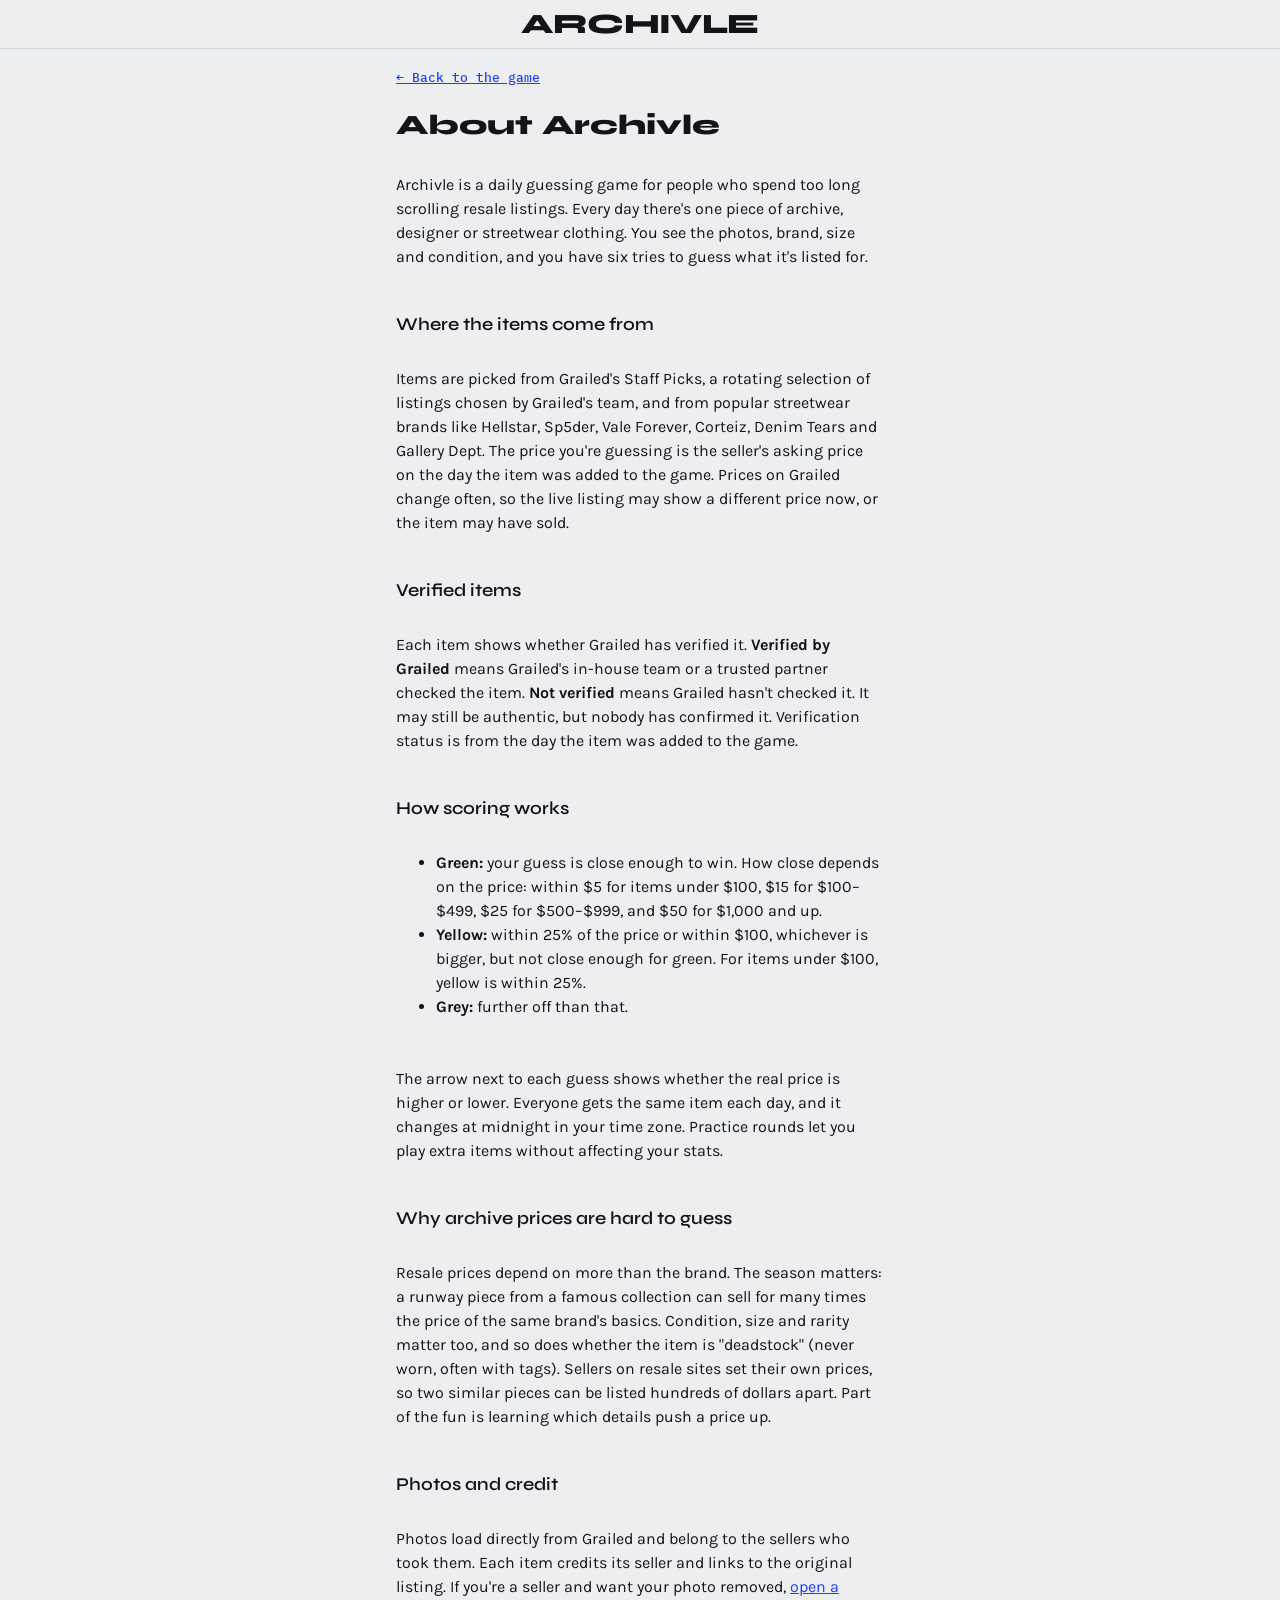
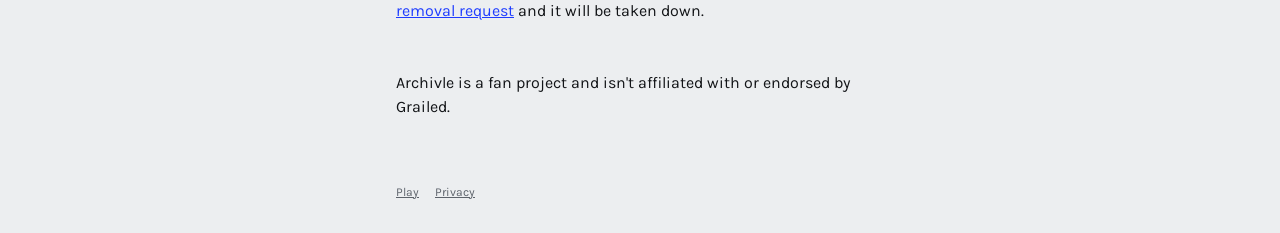
<file: about.html>
<!doctype html>
<html lang="en">
<head>
  <meta charset="utf-8">
  <meta name="viewport" content="width=device-width, initial-scale=1, viewport-fit=cover">
  <title>About Archivle</title>
  <meta name="description" content="What Archivle is, how the daily item is picked, and how scoring works.">
  <link rel="stylesheet" href="https://fonts.googleapis.com/css2?family=Syne:wght@600;800&family=Karla:wght@400;500;700&family=IBM+Plex+Mono:wght@400;500;600&display=swap">
  <link rel="stylesheet" href="style.css">
  <script async src="https://pagead2.googlesyndication.com/pagead/js/adsbygoogle.js?client=ca-pub-1807981197731992" crossorigin="anonymous"></script>
</head>
<body>
  <header class="top">
    <div class="top-inner">
      <span></span>
      <div class="brand"><h1><a href="./" style="color:inherit;text-decoration:none">Archivle</a></h1></div>
      <span></span>
    </div>
  </header>
  <main class="wrap page">
    <a class="back" href="./">← Back to the game</a>
    <h2>About Archivle</h2>
    <p>Archivle is a daily guessing game for people who spend too long scrolling resale listings. Every day there's one piece of archive, designer or streetwear clothing. You see the photos, brand, size and condition, and you have six tries to guess what it's listed for.</p>

    <h3>Where the items come from</h3>
    <p>Items are picked from Grailed's Staff Picks, a rotating selection of listings chosen by Grailed's team, and from popular streetwear brands like Hellstar, Sp5der, Vale Forever, Corteiz, Denim Tears and Gallery Dept. The price you're guessing is the seller's asking price on the day the item was added to the game. Prices on Grailed change often, so the live listing may show a different price now, or the item may have sold.</p>

    <h3>Verified items</h3>
    <p>Each item shows whether Grailed has verified it. <strong>Verified by Grailed</strong> means Grailed's in-house team or a trusted partner checked the item. <strong>Not verified</strong> means Grailed hasn't checked it. It may still be authentic, but nobody has confirmed it. Verification status is from the day the item was added to the game.</p>

    <h3>How scoring works</h3>
    <ul>
      <li><strong>Green:</strong> your guess is close enough to win. How close depends on the price: within $5 for items under $100, $15 for $100–$499, $25 for $500–$999, and $50 for $1,000 and up.</li>
      <li><strong>Yellow:</strong> within 25% of the price or within $100, whichever is bigger, but not close enough for green. For items under $100, yellow is within 25%.</li>
      <li><strong>Grey:</strong> further off than that.</li>
    </ul>
    <p>The arrow next to each guess shows whether the real price is higher or lower. Everyone gets the same item each day, and it changes at midnight in your time zone. Practice rounds let you play extra items without affecting your stats.</p>

    <h3>Why archive prices are hard to guess</h3>
    <p>Resale prices depend on more than the brand. The season matters: a runway piece from a famous collection can sell for many times the price of the same brand's basics. Condition, size and rarity matter too, and so does whether the item is "deadstock" (never worn, often with tags). Sellers on resale sites set their own prices, so two similar pieces can be listed hundreds of dollars apart. Part of the fun is learning which details push a price up.</p>

    <h3>Photos and credit</h3>
    <p>Photos load directly from Grailed and belong to the sellers who took them. Each item credits its seller and links to the original listing. If you're a seller and want your photo removed, <a href="https://github.com/cashleemuldrew/archivle/issues/new?title=Photo%20removal%20request" target="_blank" rel="noopener">open a removal request</a> and it will be taken down.</p>
    <p>Archivle is a fan project and isn't affiliated with or endorsed by Grailed.</p>
  </main>
  <footer class="foot">
    <nav class="foot-links"><a href="./">Play</a><a href="privacy.html">Privacy</a></nav>
  </footer>
</body>
</html>
</file>
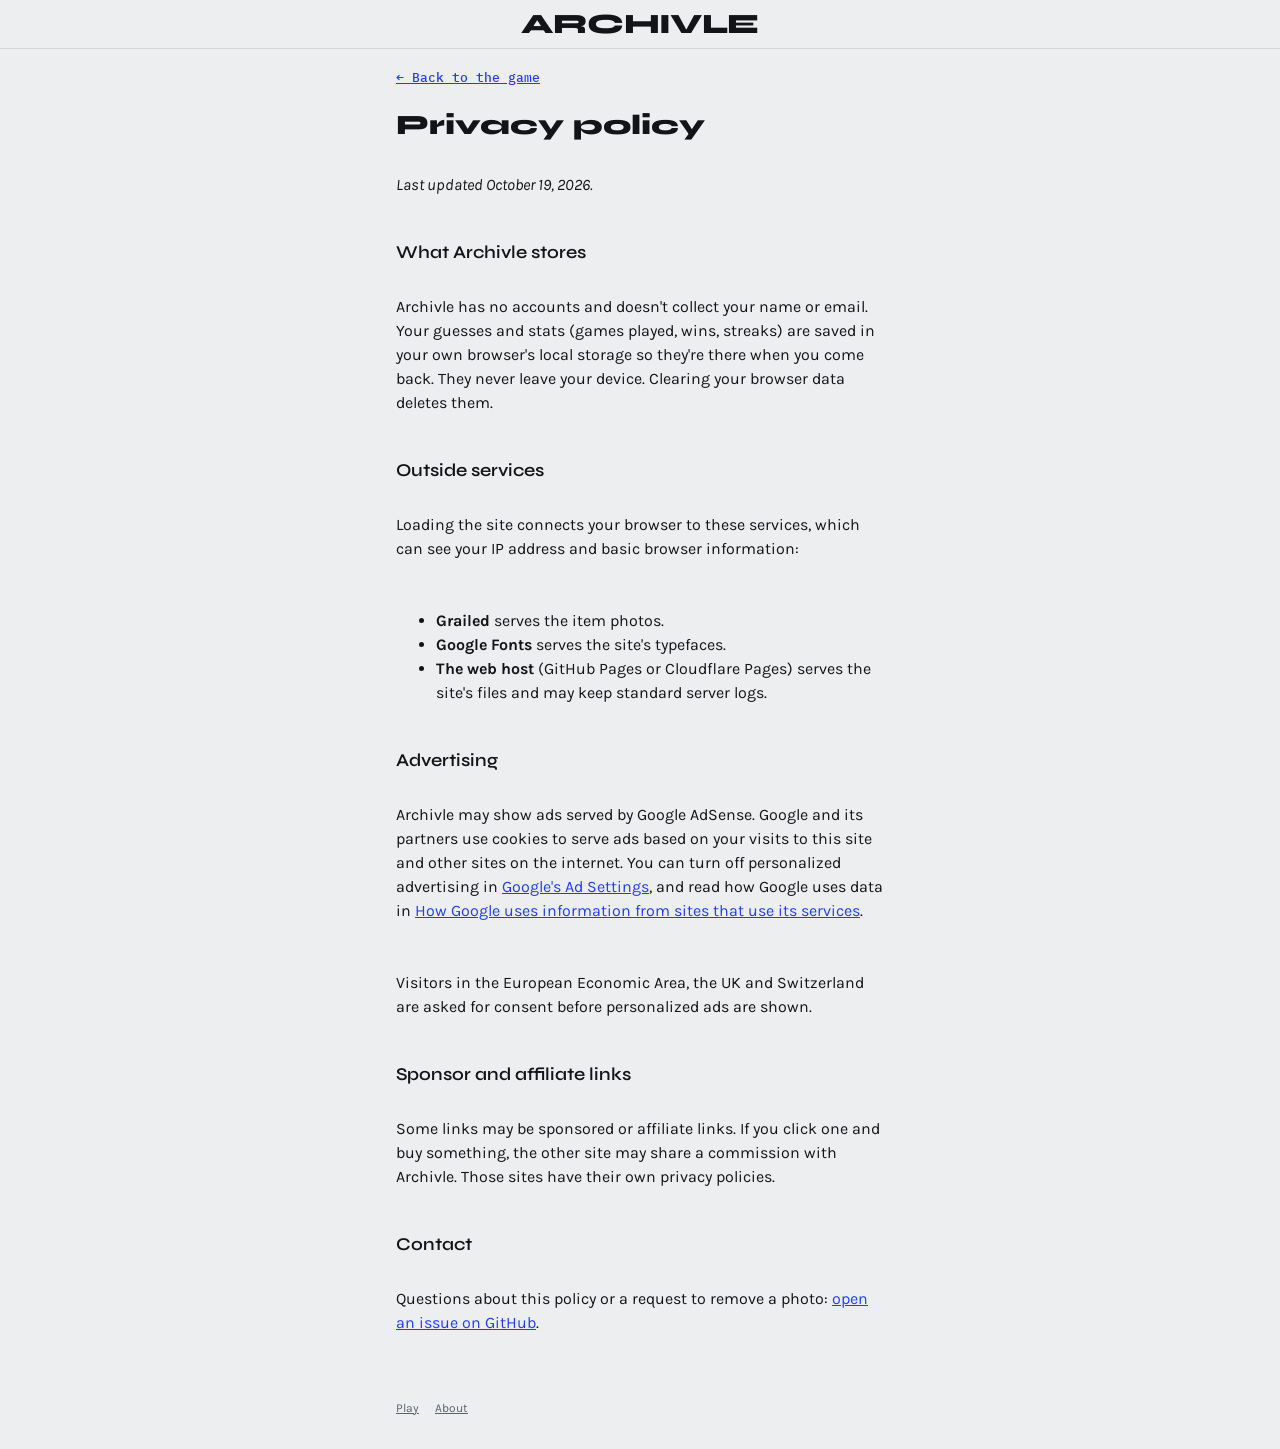
<file: privacy.html>
<!doctype html>
<html lang="en">
<head>
  <meta charset="utf-8">
  <meta name="viewport" content="width=device-width, initial-scale=1, viewport-fit=cover">
  <title>Archivle Privacy Policy</title>
  <meta name="description" content="What data Archivle stores and which outside services the site uses.">
  <link rel="stylesheet" href="https://fonts.googleapis.com/css2?family=Syne:wght@600;800&family=Karla:wght@400;500;700&family=IBM+Plex+Mono:wght@400;500;600&display=swap">
  <link rel="stylesheet" href="style.css">
  <script async src="https://pagead2.googlesyndication.com/pagead/js/adsbygoogle.js?client=ca-pub-1807981197731992" crossorigin="anonymous"></script>
</head>
<body>
  <header class="top">
    <div class="top-inner">
      <span></span>
      <div class="brand"><h1><a href="./" style="color:inherit;text-decoration:none">Archivle</a></h1></div>
      <span></span>
    </div>
  </header>
  <main class="wrap page">
    <a class="back" href="./">← Back to the game</a>
    <h2>Privacy policy</h2>
    <p><em>Last updated October 19, 2026.</em></p>

    <h3>What Archivle stores</h3>
    <p>Archivle has no accounts and doesn't collect your name or email. Your guesses and stats (games played, wins, streaks) are saved in your own browser's local storage so they're there when you come back. They never leave your device. Clearing your browser data deletes them.</p>

    <h3>Outside services</h3>
    <p>Loading the site connects your browser to these services, which can see your IP address and basic browser information:</p>
    <ul>
      <li><strong>Grailed</strong> serves the item photos.</li>
      <li><strong>Google Fonts</strong> serves the site's typefaces.</li>
      <li><strong>The web host</strong> (GitHub Pages or Cloudflare Pages) serves the site's files and may keep standard server logs.</li>
    </ul>

    <h3>Advertising</h3>
    <p>Archivle may show ads served by Google AdSense. Google and its partners use cookies to serve ads based on your visits to this site and other sites on the internet. You can turn off personalized advertising in <a href="https://adssettings.google.com" target="_blank" rel="noopener">Google's Ad Settings</a>, and read how Google uses data in <a href="https://policies.google.com/technologies/partner-sites" target="_blank" rel="noopener">How Google uses information from sites that use its services</a>.</p>
    <p>Visitors in the European Economic Area, the UK and Switzerland are asked for consent before personalized ads are shown.</p>

    <h3>Sponsor and affiliate links</h3>
    <p>Some links may be sponsored or affiliate links. If you click one and buy something, the other site may share a commission with Archivle. Those sites have their own privacy policies.</p>

    <h3>Contact</h3>
    <p>Questions about this policy or a request to remove a photo: <a href="https://github.com/cashleemuldrew/archivle/issues/new" target="_blank" rel="noopener">open an issue on GitHub</a>.</p>
  </main>
  <footer class="foot">
    <nav class="foot-links"><a href="./">Play</a><a href="about.html">About</a></nav>
  </footer>
</body>
</html>
</file>
<file: style.css>
/* Layout: one narrow column shaped like a consignment tag; photo on top, tag body below, guesses stacked like price stickers. */
:root {
  --bg: #eceef0;
  --surface: #ffffff;
  --ink: #121417;
  --muted: #5d636b;
  --line: #d3d7dc;
  --tag: #e9dcbc;
  --tag-ink: #2b2416;
  --accent: #1f3dff;
  --hit: #1e9e5a;
  --near: #e3a417;
  --miss: #8b929b;
  --on-chip: #ffffff;
  --display: "Syne", "Helvetica Neue", Arial, sans-serif;
  --body: "Karla", "Helvetica Neue", Arial, sans-serif;
  --mono: "IBM Plex Mono", ui-monospace, Menlo, monospace;
  color-scheme: light;
}
@media (prefers-color-scheme: dark) {
  :root {
    --bg: #0f1113;
    --surface: #1a1d21;
    --ink: #eef0f2;
    --muted: #9aa1aa;
    --line: #2d3238;
    --tag: #3a3324;
    --tag-ink: #f1e6c8;
    --accent: #8c9cff;
    --hit: #2fb56c;
    --near: #e5b02a;
    --miss: #4f565e;
    --on-chip: #0f1113;
    color-scheme: dark;
  }
}

* { box-sizing: border-box; }
[hidden] { display: none !important; }
html, body { margin: 0; }
body {
  background: var(--bg);
  color: var(--ink);
  font: 16px/1.5 var(--body);
  -webkit-font-smoothing: antialiased;
}
a { color: var(--accent); }
button { font: inherit; cursor: pointer; }
:focus-visible { outline: 2px solid var(--accent); outline-offset: 2px; }
.sr { position: absolute; width: 1px; height: 1px; overflow: hidden; clip: rect(0 0 0 0); }

/* Header */
.top {
  position: sticky; top: 0; z-index: 5;
  background: var(--bg);
  border-bottom: 1px solid var(--line);
  padding-top: env(safe-area-inset-top, 0px);
}
.top-inner {
  max-width: 520px; margin: 0 auto;
  display: grid; grid-template-columns: 40px 1fr 40px; align-items: center;
  padding: 10px max(16px, env(safe-area-inset-right, 0px)) 10px max(16px, env(safe-area-inset-left, 0px));
}
.brand { text-align: center; }
.brand h1 {
  margin: 0; font: 800 28px/1 var(--display); letter-spacing: -0.02em; text-transform: uppercase;
}
.issue { margin: 4px 0 0; font: 500 11px/1 var(--mono); letter-spacing: 0.12em; text-transform: uppercase; color: var(--muted); }
.icon-btn {
  width: 36px; height: 36px; border-radius: 50%;
  border: 1px solid var(--line); background: var(--surface); color: var(--ink);
  display: grid; place-items: center; font: 600 16px/1 var(--mono);
}

.wrap {
  max-width: 520px; margin: 0 auto;
  padding: 20px max(16px, env(safe-area-inset-right, 0px)) 32px max(16px, env(safe-area-inset-left, 0px));
  display: flex; flex-direction: column; gap: 16px;
}

.mode-banner { margin: 0; font-size: 14px; color: var(--muted); }
.link-btn { border: 0; background: none; color: var(--accent); padding: 0; text-decoration: underline; }

/* The tag */
.tag {
  background: var(--surface);
  border: 1px solid var(--line);
  border-radius: 4px;
  overflow: hidden;
}
.photo-frame {
  position: relative; aspect-ratio: 4 / 5; max-width: 100%;
  background: var(--line);
}
.photo-frame img { width: 100%; height: 100%; object-fit: cover; display: block; }
.nav {
  position: absolute; top: 50%; transform: translateY(-50%);
  width: 36px; height: 36px; border-radius: 50%; border: 0;
  background: rgba(255,255,255,.85); color: #121417; font-size: 22px; line-height: 1;
}
.prev { left: 10px; } .next { right: 10px; }
.dots { position: absolute; bottom: 10px; left: 0; right: 0; display: flex; justify-content: center; gap: 6px; }
.dots span { width: 7px; height: 7px; border-radius: 50%; background: rgba(255,255,255,.55); box-shadow: 0 0 0 1px rgba(0,0,0,.15); }
.dots span.on { background: #fff; }

.tag-body {
  position: relative;
  background: var(--tag); color: var(--tag-ink);
  padding: 18px 18px 16px;
  display: flex; flex-direction: column; gap: 8px;
}
/* string hole of a hang tag */
.tag-body::before {
  content: ""; position: absolute; top: 18px; right: 18px;
  width: 14px; height: 14px; border-radius: 50%;
  background: var(--surface); box-shadow: inset 0 0 0 2px color-mix(in srgb, var(--tag-ink) 25%, transparent);
}
.brand-name { margin: 0; font: 600 12px/1.2 var(--mono); letter-spacing: 0.14em; text-transform: uppercase; padding-right: 28px; }
.title { margin: 0; font: 600 22px/1.15 var(--display); text-wrap: balance; }
.specs { margin: 4px 0 0; display: flex; gap: 24px; flex-wrap: wrap; }
.specs div { display: flex; flex-direction: column; }
.specs dt { font: 500 10px/1.4 var(--mono); letter-spacing: 0.14em; text-transform: uppercase; opacity: .7; }
.specs dd { margin: 0; font-weight: 700; }
.auth { display: inline-block; font: 600 12px/1 var(--mono); padding: 4px 7px; border-radius: 3px; margin-top: 2px; }
.auth.yes { background: var(--hit); color: var(--on-chip); }
.auth.no { border: 1px dashed color-mix(in srgb, var(--tag-ink) 45%, transparent); }
.credit { margin: 6px 0 0; font-size: 14px; border-top: 1px dashed color-mix(in srgb, var(--tag-ink) 35%, transparent); padding-top: 10px; }
.credit a { color: inherit; font-weight: 700; }
.spoil { opacity: .65; font-size: 12px; }

/* Guesses */
.guesses { list-style: none; margin: 0; padding: 0; display: grid; gap: 8px; }
.guesses li {
  display: grid; grid-template-columns: 1fr 64px; height: 48px;
  border-radius: 4px; overflow: hidden;
  font: 600 18px/48px var(--mono); font-variant-numeric: tabular-nums;
}
.guesses li.empty { border: 1px dashed var(--line); }
.guesses li .amt { padding: 0 14px; background: var(--surface); border: 1px solid var(--line); border-right: 0; border-radius: 4px 0 0 4px; }
.guesses li .dir { text-align: center; color: var(--on-chip); font-size: 20px; }
.guesses li.hit .dir { background: var(--hit); }
.guesses li.near .dir { background: var(--near); }
.guesses li.miss .dir { background: var(--miss); }
.guesses li.new { animation: drop .28s ease-out; }
@keyframes drop { from { transform: translateY(-6px); opacity: .3; } to { transform: none; opacity: 1; } }

/* Input */
.guess-form { display: flex; gap: 8px; }
.input-wrap { flex: 1; min-width: 0; position: relative; }
.dollar { position: absolute; left: 14px; top: 50%; transform: translateY(-50%); font: 600 18px var(--mono); color: var(--muted); }
#guess {
  width: 100%; height: 52px; padding: 0 14px 0 32px;
  border: 1px solid var(--line); border-radius: 4px; background: var(--surface); color: var(--ink);
  font: 600 18px var(--mono); font-variant-numeric: tabular-nums;
}
#submit, .result-actions button, .close {
  height: 52px; padding: 0 22px; border: 0; border-radius: 4px;
  background: var(--ink); color: var(--bg); font-weight: 700; letter-spacing: 0.02em;
}
#submit:disabled { opacity: .4; cursor: default; }
.msg { margin: -6px 0 0; min-height: 1.5em; font-size: 14px; color: var(--muted); }

/* Result */
.result { border-top: 2px solid var(--ink); padding-top: 16px; display: flex; flex-direction: column; gap: 10px; }
.result-head { margin: 0; font: 800 24px/1.1 var(--display); }
.result-price { margin: 0; display: flex; align-items: baseline; gap: 10px; }
.result-price span { font: 500 11px var(--mono); letter-spacing: .14em; text-transform: uppercase; color: var(--muted); }
.result-price strong { font: 600 32px var(--mono); font-variant-numeric: tabular-nums; }
.result-actions { display: flex; gap: 8px; flex-wrap: wrap; }
.result-actions .ghost { background: transparent; color: var(--ink); border: 1px solid var(--line); }
.next-in { margin: 0; font: 500 13px var(--mono); color: var(--muted); }

/* Ads */
.ad-slot { max-width: 728px; margin: 12px auto; padding: 0 max(16px, env(safe-area-inset-right, 0px)) 0 max(16px, env(safe-area-inset-left, 0px)); min-height: 90px; }

.foot {
  max-width: 520px; margin: 0 auto;
  padding: 8px max(16px, env(safe-area-inset-right, 0px)) calc(32px + env(safe-area-inset-bottom, 0px)) max(16px, env(safe-area-inset-left, 0px));
  font-size: 12px; color: var(--muted);
}

/* Sponsor spot */
.sponsor {
  display: flex; align-items: center; gap: 12px;
  padding: 10px 14px; border: 1px solid var(--line); border-radius: 4px;
  background: var(--surface); font-size: 14px;
}
.sponsor.open { border-style: dashed; background: transparent; }
.sp-label { flex: none; font: 500 10px var(--mono); letter-spacing: .14em; text-transform: uppercase; color: var(--muted); }
.sponsor a { color: var(--ink); text-decoration: none; min-width: 0; }
.sponsor a span { color: var(--muted); }
.sponsor a:hover strong { text-decoration: underline; }

.foot-links { display: flex; gap: 16px; flex-wrap: wrap; margin-top: 8px; }
.foot-links a { color: var(--muted); }

/* Text pages (About, Privacy) */
.page h2 { margin: 8px 0 0; font: 800 28px/1.1 var(--display); text-wrap: balance; }
.page h3 { margin: 12px 0 0; font: 600 18px var(--display); }
.page p, .page li { max-width: 65ch; }
.page .back { font: 500 13px var(--mono); }

/* Dialogs */
dialog {
  border: 1px solid var(--line); border-radius: 6px; padding: 24px;
  background: var(--surface); color: var(--ink);
  width: min(420px, calc(100vw - 32px));
}
dialog::backdrop { background: rgba(0,0,0,.45); }
dialog h3 { margin: 0 0 8px; font: 800 22px var(--display); }
dialog h4 { margin: 18px 0 8px; font: 500 11px var(--mono); letter-spacing: .14em; text-transform: uppercase; color: var(--muted); }
.legend { list-style: none; padding: 0; display: grid; gap: 8px; }
.legend li { display: flex; align-items: center; gap: 10px; }
.legend li:first-child { align-items: flex-start; }
.tiers { display: block; margin-top: 4px; font: 500 12px/1.6 var(--mono); color: var(--muted); }
.chip { width: 28px; height: 28px; border-radius: 4px; display: grid; place-items: center; color: var(--on-chip); font: 600 14px var(--mono); }
.chip.hit { background: var(--hit); } .chip.near { background: var(--near); } .chip.miss { background: var(--miss); }
.close { margin-top: 16px; width: 100%; }
.stat-row { display: grid; grid-template-columns: repeat(4, 1fr); gap: 8px; text-align: center; }
.stat-row b { display: block; font: 600 26px var(--mono); font-variant-numeric: tabular-nums; }
.stat-row span { font-size: 11px; color: var(--muted); }
.dist { display: grid; gap: 4px; }
.dist div { display: grid; grid-template-columns: 16px 1fr; gap: 8px; align-items: center; font: 500 13px var(--mono); }
.dist i { display: block; height: 20px; min-width: 22px; background: var(--miss); color: var(--on-chip); font-style: normal; text-align: right; padding: 0 6px; line-height: 20px; border-radius: 2px; }
.dist i.cur { background: var(--hit); }

@media (prefers-reduced-motion: reduce) { .guesses li.new { animation: none; } }
</file>
